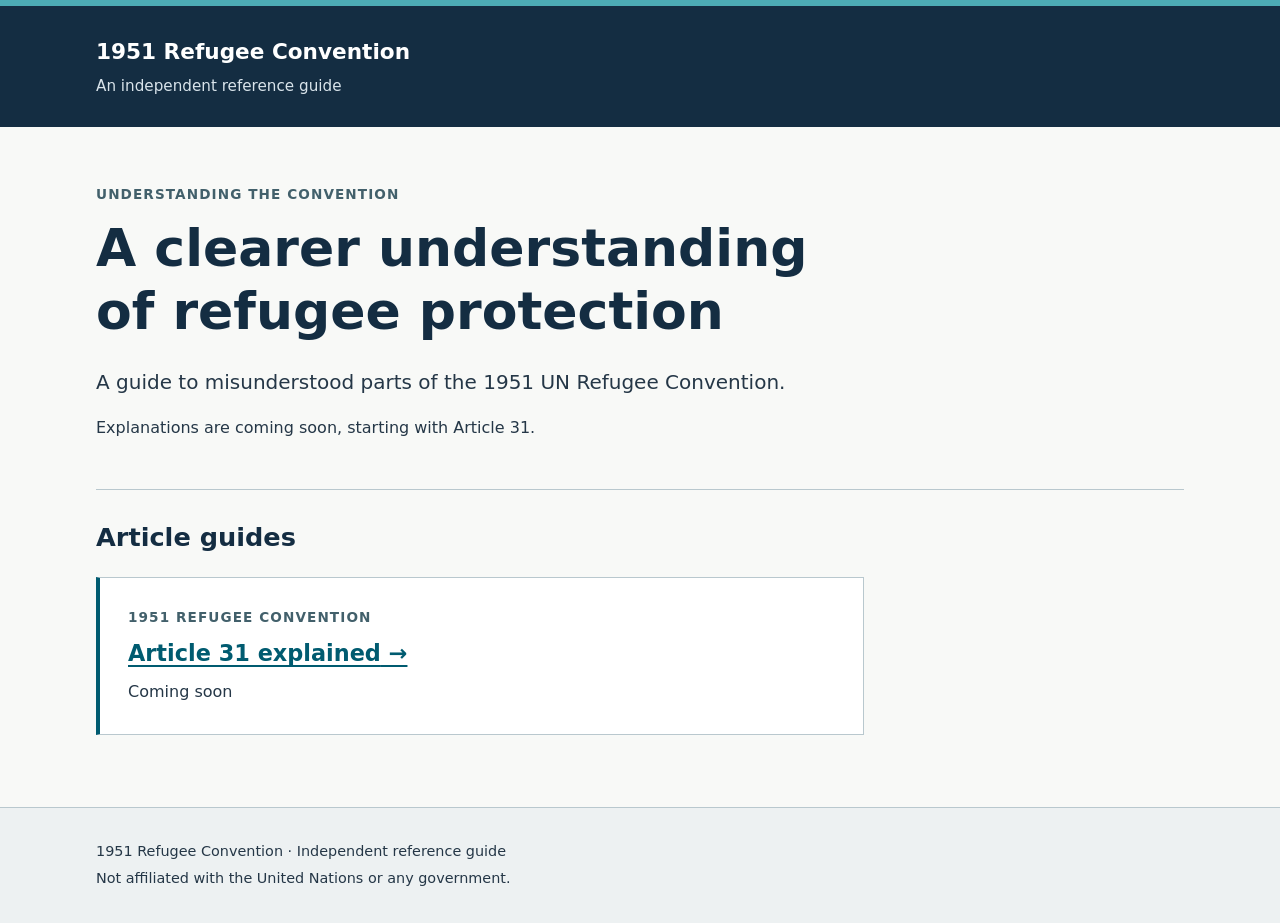
<file: index.html>
<!doctype html>
<html lang="en">
  <head>
    <meta charset="utf-8">
    <meta name="viewport" content="width=device-width, initial-scale=1">
    <meta name="description" content="An independent guide to misunderstood parts of the 1951 UN Refugee Convention. Explanations coming soon, starting with Article 31.">
    <title>1951 Refugee Convention — Article guides</title>
    <link rel="stylesheet" href="styles.css">
  </head>
  <body>
    <a class="skip-link" href="#main-content">Skip to main content</a>
    <header class="site-header">
      <div class="container">
        <p class="site-name"><a href="index.html">1951 Refugee Convention</a></p>
        <p class="site-tagline">An independent reference guide</p>
      </div>
    </header>

    <main id="main-content" class="container" tabindex="-1">
      <section class="introduction" aria-labelledby="page-title">
        <p class="eyebrow">Understanding the Convention</p>
        <h1 id="page-title">A clearer understanding of refugee protection</h1>
        <p class="lead">A guide to misunderstood parts of the 1951 UN Refugee Convention.</p>
        <p>Explanations are coming soon, starting with Article 31.</p>
      </section>

      <section class="article-index" aria-labelledby="articles-title">
        <h2 id="articles-title">Article guides</h2>
        <ul class="article-list">
          <li>
            <p class="eyebrow">1951 Refugee Convention</p>
            <h3><a href="article-31.html">Article 31 explained<span aria-hidden="true"> →</span></a></h3>
            <p>Coming soon</p>
          </li>
        </ul>
      </section>
    </main>

    <footer class="site-footer">
      <div class="container">
        <p>1951 Refugee Convention · Independent reference guide</p>
        <p>Not affiliated with the United Nations or any government.</p>
      </div>
    </footer>
  </body>
</html>
</file>
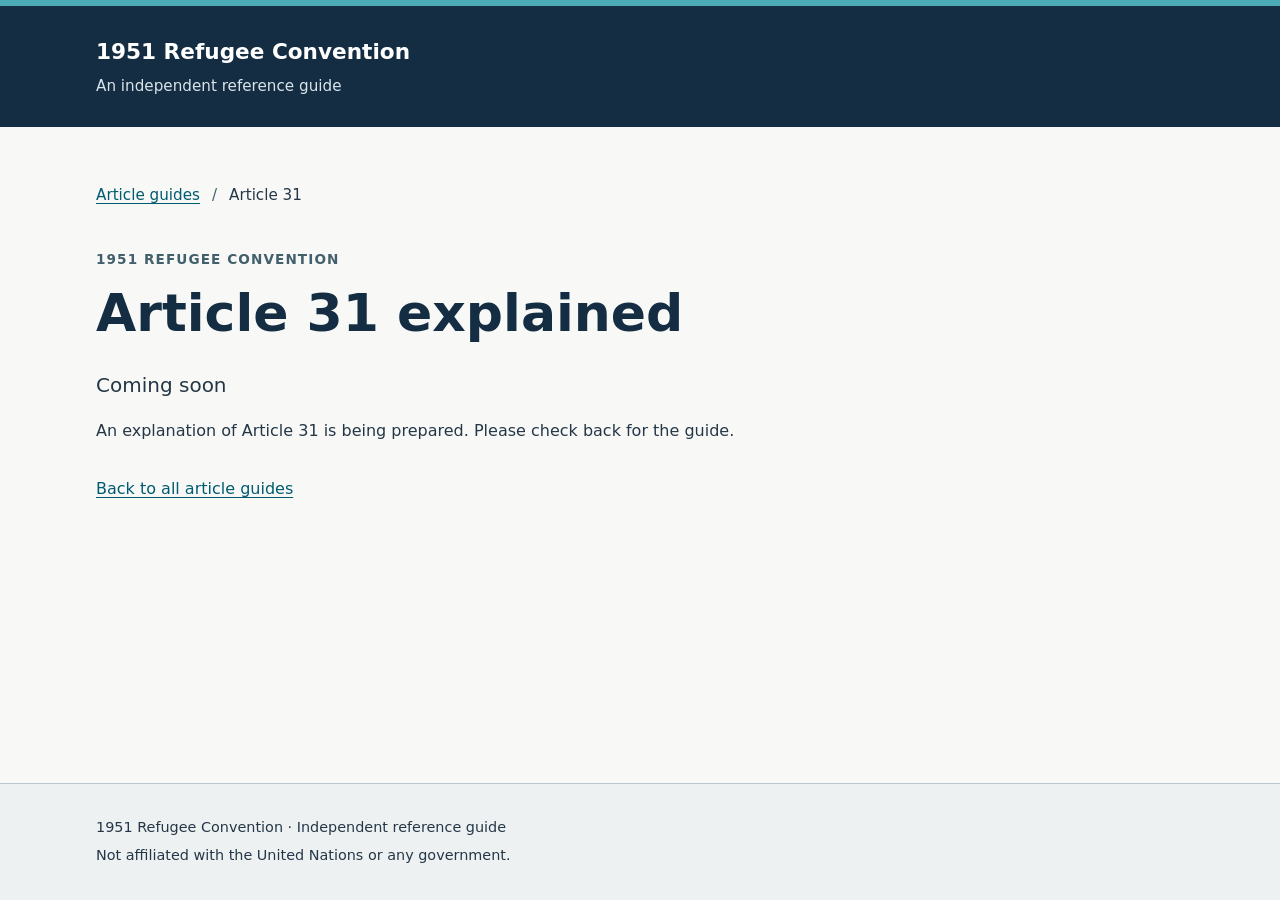
<file: article-31.html>
<!doctype html>
<html lang="en">
  <head>
    <meta charset="utf-8">
    <meta name="viewport" content="width=device-width, initial-scale=1">
    <meta name="description" content="Article 31 explained: an independent guide to Article 31 of the 1951 UN Refugee Convention. Coming soon.">
    <title>Article 31 explained — 1951 Refugee Convention</title>
    <link rel="stylesheet" href="styles.css">
  </head>
  <body>
    <a class="skip-link" href="#main-content">Skip to main content</a>
    <header class="site-header">
      <div class="container">
        <p class="site-name"><a href="index.html">1951 Refugee Convention</a></p>
        <p class="site-tagline">An independent reference guide</p>
      </div>
    </header>

    <main id="main-content" class="container" tabindex="-1">
      <nav class="breadcrumb" aria-label="Breadcrumb">
        <ol>
          <li><a href="index.html">Article guides</a></li>
          <li aria-current="page">Article 31</li>
        </ol>
      </nav>

      <article class="introduction" aria-labelledby="page-title">
        <p class="eyebrow">1951 Refugee Convention</p>
        <h1 id="page-title">Article 31 explained</h1>
        <p class="lead">Coming soon</p>
        <p>An explanation of Article 31 is being prepared. Please check back for the guide.</p>
        <p class="back-link"><a href="index.html">Back to all article guides</a></p>
      </article>
    </main>

    <footer class="site-footer">
      <div class="container">
        <p>1951 Refugee Convention · Independent reference guide</p>
        <p>Not affiliated with the United Nations or any government.</p>
      </div>
    </footer>
  </body>
</html>
</file>
<file: styles.css>
:root {
  color-scheme: light;
  font-family: system-ui, -apple-system, BlinkMacSystemFont, "Segoe UI", sans-serif;
  color: #253747;
  background: #f8f9f7;
  line-height: 1.65;
}

* {
  box-sizing: border-box;
}

body {
  margin: 0;
  min-height: 100vh;
  display: flex;
  flex-direction: column;
}

.container {
  width: min(100% - 2.5rem, 68rem);
  margin-inline: auto;
}

a {
  color: #005b70;
  text-underline-offset: 0.2em;
  text-decoration-thickness: 0.08em;
}

a:hover {
  text-decoration-thickness: 0.15em;
}

a:focus-visible {
  color: #142d42;
  background: #ffdf80;
  outline: 3px solid #142d42;
  outline-offset: 3px;
}

.skip-link {
  position: absolute;
  top: 0.75rem;
  left: 1.25rem;
  padding: 0.75rem 1rem;
  background: #fff;
  z-index: 1;
  transform: translateY(-200%);
}

.skip-link:focus {
  transform: translateY(0);
}

.site-header {
  padding-block: 1.75rem;
  border-top: 0.4rem solid #4cabb5;
  background: #142d42;
  color: #fff;
}

.site-name {
  margin: 0;
  font-size: 1.35rem;
  font-weight: 700;
}

.site-name a {
  color: inherit;
  text-decoration: none;
}

.site-name a:hover {
  text-decoration: underline;
}

.site-name a:focus-visible {
  color: #142d42;
}

.site-tagline {
  margin: 0.25rem 0 0;
  color: #d9e4eb;
  font-size: 0.95rem;
}

main {
  flex: 1;
  padding-block: 3.5rem 4.5rem;
}

.introduction {
  max-width: 48rem;
}

.eyebrow {
  margin: 0 0 0.75rem;
  color: #42606b;
  font-size: 0.85rem;
  font-weight: 700;
  letter-spacing: 0.08em;
  text-transform: uppercase;
}

h1,
h2,
h3 {
  color: #142d42;
  line-height: 1.2;
}

h1 {
  margin: 0 0 1.5rem;
  font-size: clamp(2rem, 5vw, 3.25rem);
  font-weight: 650;
}

h2 {
  margin: 0 0 1.5rem;
  font-size: 1.6rem;
}

h3 {
  margin: 0 0 0.75rem;
  font-size: 1.4rem;
}

p {
  margin: 0 0 1rem;
}

.lead {
  font-size: 1.25rem;
}

.article-index {
  margin-top: 3rem;
  padding-top: 2rem;
  border-top: 1px solid #b9c8ce;
}

.article-list {
  list-style: none;
  margin: 0;
  padding: 0;
}

.article-list li {
  max-width: 48rem;
  padding: 1.75rem;
  border: 1px solid #b9c8ce;
  border-left: 0.3rem solid #005b70;
  background: #fff;
}

.article-list li > :last-child {
  margin-bottom: 0;
}

.breadcrumb {
  margin-bottom: 2.5rem;
  font-size: 0.95rem;
}

.breadcrumb ol {
  display: flex;
  flex-wrap: wrap;
  gap: 0.5rem 0.75rem;
  list-style: none;
  margin: 0;
  padding: 0;
}

.breadcrumb li + li::before {
  content: "/";
  margin-right: 0.75rem;
  color: #42606b;
}

.back-link {
  margin-top: 2rem;
}

.site-footer {
  padding-block: 1.75rem;
  border-top: 1px solid #b9c8ce;
  background: #edf1f2;
  font-size: 0.9rem;
}

.site-footer p {
  margin: 0.25rem 0;
}

@media (max-width: 40rem) {
  main {
    padding-block: 2.5rem 3rem;
  }

  .article-list li {
    padding: 1.25rem;
  }
}

@media print {
  :root,
  .site-header,
  .site-footer {
    color: #000;
    background: #fff;
  }

  .site-name a,
  .site-tagline,
  a {
    color: #000;
  }

  .skip-link {
    display: none;
  }

  main {
    padding-block: 2rem;
  }
}
</file>
